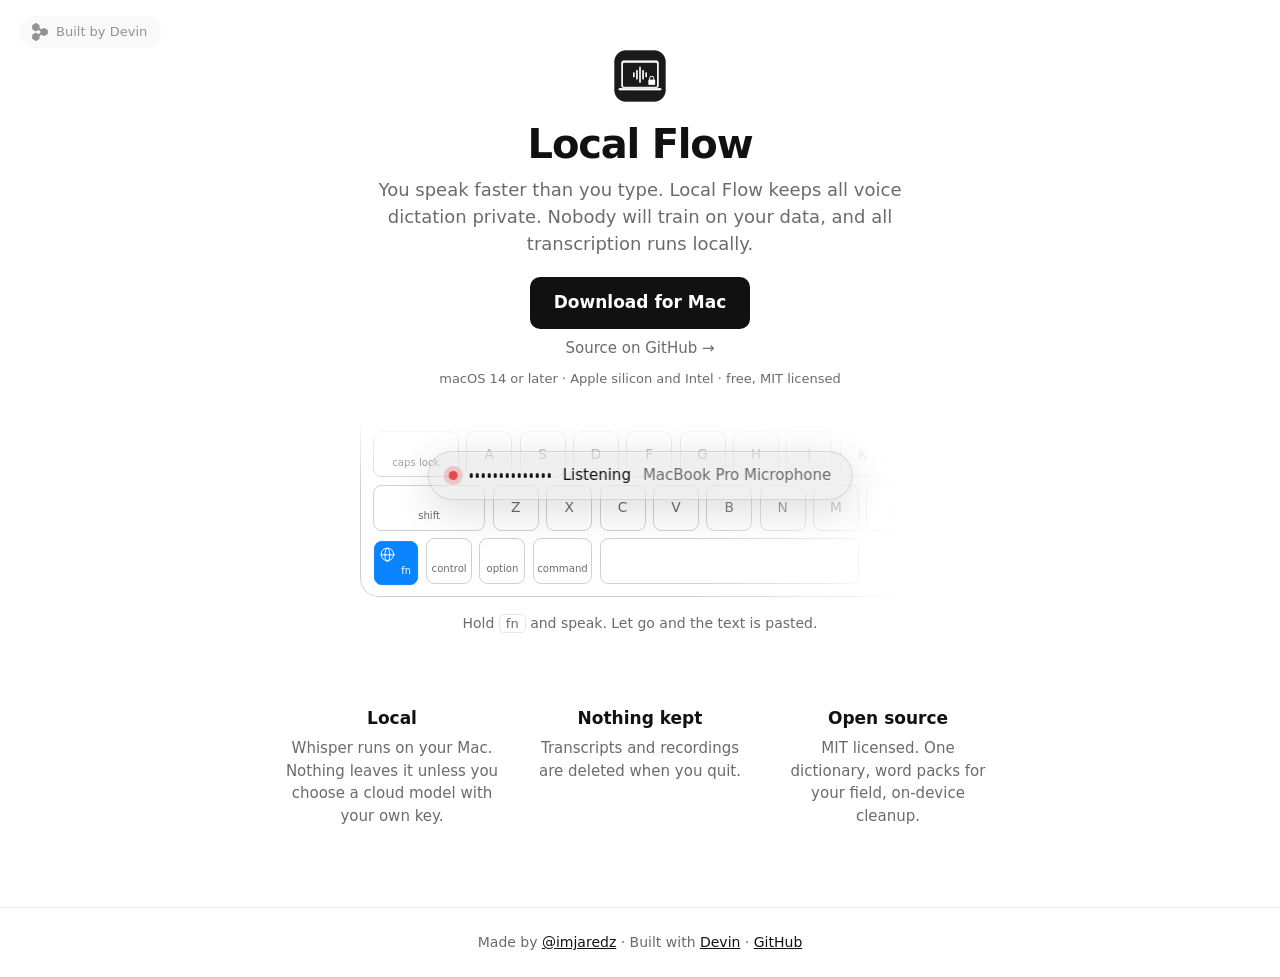
<file: site/index.html>
<!doctype html>
<html lang="en">
<head>
<meta charset="utf-8">
<meta name="viewport" content="width=device-width, initial-scale=1">
<title>Local Flow — private dictation for Mac</title>
<meta name="description" content="You speak faster than you type. Local Flow keeps all voice dictation private. Nobody will train on your data, and all transcription runs locally.">
<meta property="og:title" content="Local Flow">
<meta property="og:description" content="You speak faster than you type. Local Flow keeps all voice dictation private. Nobody will train on your data, and all transcription runs locally.">
<meta property="og:image" content="https://www.uselocalflow.app/share.png">
<meta property="og:image:width" content="1200">
<meta property="og:image:height" content="630">
<meta property="og:image:type" content="image/png">
<meta property="og:image:alt" content="Local Flow — private voice dictation for Mac">
<meta name="twitter:card" content="summary_large_image">
<meta name="twitter:title" content="Local Flow">
<meta name="twitter:description" content="You speak faster than you type. Local Flow keeps all voice dictation private. Nobody will train on your data, and all transcription runs locally.">
<meta name="twitter:image" content="https://www.uselocalflow.app/share.png">
<meta name="twitter:image:alt" content="Local Flow — private voice dictation for Mac">
<meta name="twitter:site" content="@imjaredz">
<meta name="twitter:creator" content="@imjaredz">
<meta property="og:type" content="website">
<meta property="og:site_name" content="Local Flow">
<meta property="og:url" content="https://www.uselocalflow.app/">
<link rel="canonical" href="https://www.uselocalflow.app/">
<link rel="icon" href="favicon.png">
<link rel="apple-touch-icon" href="apple-touch-icon.png">
<meta name="theme-color" content="#ffffff">
<link rel="stylesheet" href="style.css?v=7">
</head>
<body>
<a class="corner left" href="https://devin.ai" aria-label="Built by Devin" title="Built by Devin"><svg viewBox="0 0 1400 1600" width="16" height="18" aria-hidden="true"><path fill="currentColor" d="M6.0724,539.4025V210.1092c.0001-14.4719,7.7208-27.8445,20.2538-35.0804L311.4249,10.427c12.533-7.236,27.9744-7.236,40.5074,0l285.0989,164.6019c12.533,7.2359,20.2537,20.6085,20.2537,35.0804v168.1715c1.2505,55.8821,30.7856,109.7814,82.7306,139.7719,51.945,29.9905,113.3907,28.6189,162.4117,1.7606l145.6404-84.0855c12.533-7.2359,27.9744-7.2359,40.5074,0l285.0989,164.6019c12.533,7.2359,20.2537,20.6085,20.2537,35.0804v329.2037c0,14.4719-7.7206,27.8445-20.2536,35.0804l-285.0989,164.6019c-12.533,7.2359-27.9744,7.236-40.5074,0l-144.4618-83.4051c-49.2104-27.4815-111.2175-29.1254-163.5765,1.104-51.9443,29.9901-81.4793,83.8883-82.7305,139.7699v168.1257c0,14.4719-7.7207,27.8445-20.2537,35.0804l-285.0989,164.6019c-12.533,7.2359-27.9744,7.2359-40.5074,0L26.3399,1424.9711c-12.533-7.236-20.2537-20.6085-20.2537-35.0804v-329.2038c.0001-14.4719,7.7208-27.8445,20.2538-35.0804l285.0988-164.6019c12.533-7.236,27.9744-7.236,40.5074,0l145.9702,84.276c48.9621,26.6706,110.2347,27.967,162.0542-1.951,52.359-30.2296,81.9388-84.7522,82.7443-141.1106-1.2502-55.8826-30.7855-115.5579-82.7306-145.5484-51.945-29.9905-113.3905-28.6192-162.4113-1.7608l-146.31,84.9496c-12.5874,7.3084-28.1283,7.3017-40.7093-.0178L26.2098,574.4156c-12.4675-7.2533-20.1375-20.5892-20.1374-35.0131Z"/></svg><span>Built by Devin</span></a>
<a class="corner right" id="follow" href="https://x.com/imjaredz" aria-label="Follow @imjaredz on X" title="Follow @imjaredz"><svg viewBox="0 0 24 24" width="16" height="16" aria-hidden="true"><path fill="currentColor" d="M18.244 2.25h3.308l-7.227 8.26 8.502 11.24H16.17l-5.214-6.817L4.99 21.75H1.68l7.73-8.835L1.254 2.25H8.08l4.713 6.231zm-1.161 17.52h1.833L7.084 4.126H5.117z"/></svg><span>Follow me</span></a>
<main>
  <header class="hero">
    <img class="mark" src="icon.png" alt="" width="88" height="88">
    <h1>Local Flow</h1>
    <p class="lede">You speak faster than you type. Local Flow keeps all voice dictation private. Nobody will train on your data, and all transcription runs locally.</p>
    <div class="cta">
      <a class="button" href="https://github.com/jzone3/local-flow/releases/latest/download/Local-Flow.dmg">Download for Mac</a>
      <a class="source" href="https://github.com/jzone3/local-flow">Source on GitHub →</a>
    </div>
    <p class="fine">macOS 14 or later · Apple silicon and Intel · free, MIT licensed</p>
  </header>

  <section class="demo" aria-label="Hold fn to dictate">
    <div class="stage" id="stage">
      <div class="bar" aria-hidden="true">
        <span class="dot"></span>
        <span class="wave"><i></i><i></i><i></i><i></i><i></i><i></i><i></i><i></i><i></i><i></i><i></i><i></i><i></i><i></i></span>
        <span class="state"><span class="listening">Listening</span><span class="transcribing">Transcribing</span></span>
        <span class="mic">MacBook Pro Microphone</span>
      </div>
      <div class="kbd" aria-hidden="true">
        <div class="row">
          <span class="key w175 mod">caps lock</span>
          <span class="key">A</span><span class="key">S</span><span class="key">D</span><span class="key">F</span><span class="key">G</span><span class="key">H</span><span class="key">J</span><span class="key">K</span><span class="key">L</span>
        </div>
        <div class="row">
          <span class="key w225 mod">shift</span>
          <span class="key">Z</span><span class="key">X</span><span class="key">C</span><span class="key">V</span><span class="key">B</span><span class="key">N</span><span class="key">M</span><span class="key">,</span>
        </div>
        <div class="row">
          <span class="key fn mod"><i class="globe"></i>fn</span>
          <span class="key mod">control</span>
          <span class="key mod">option</span>
          <span class="key w125 mod">command</span>
          <span class="key space"></span>
        </div>
      </div>
    </div>
    <p class="caption">Hold <kbd>fn</kbd> and speak. Let go and the text is pasted.</p>
  </section>

  <section class="features">
    <div><h2>Local</h2><p>Whisper runs on your Mac. Nothing leaves it unless you choose a cloud model with your own key.</p></div>
    <div><h2>Nothing kept</h2><p>Transcripts and recordings are deleted when you quit.</p></div>
    <div><h2>Open source</h2><p>MIT licensed. One dictionary, word packs for your field, on-device cleanup.</p></div>
  </section>
</main>

<footer>
  <p>Made by <a href="https://x.com/imjaredz">@imjaredz</a> · Built with <a href="https://devin.ai">Devin</a> · <a href="https://github.com/jzone3/local-flow">GitHub</a></p>
</footer>

<script>
(function () {
  var follow = document.getElementById('follow');
  if (follow && window.matchMedia('(hover: hover)').matches) {
    var timer;
    document.addEventListener('mousemove', function () {
      follow.classList.add('show');
      clearTimeout(timer);
      timer = setTimeout(function () { follow.classList.remove('show'); }, 1000);
    });
  }
})();
(function () {
  var stage = document.getElementById('stage');
  if (!stage) return;
  if (window.matchMedia('(prefers-reduced-motion: reduce)').matches) {
    stage.className = 'stage pressed listening';
    return;
  }
  var steps = [
    ['stage pressed listening', 2400],
    ['stage transcribing', 1000],
    ['stage transcribing hiding', 1200]
  ];
  var i = 0;
  function next() {
    stage.className = steps[i][0];
    var wait = steps[i][1];
    i = (i + 1) % steps.length;
    setTimeout(next, wait);
  }
  next();
})();
</script>
</body>
</html>
</file>
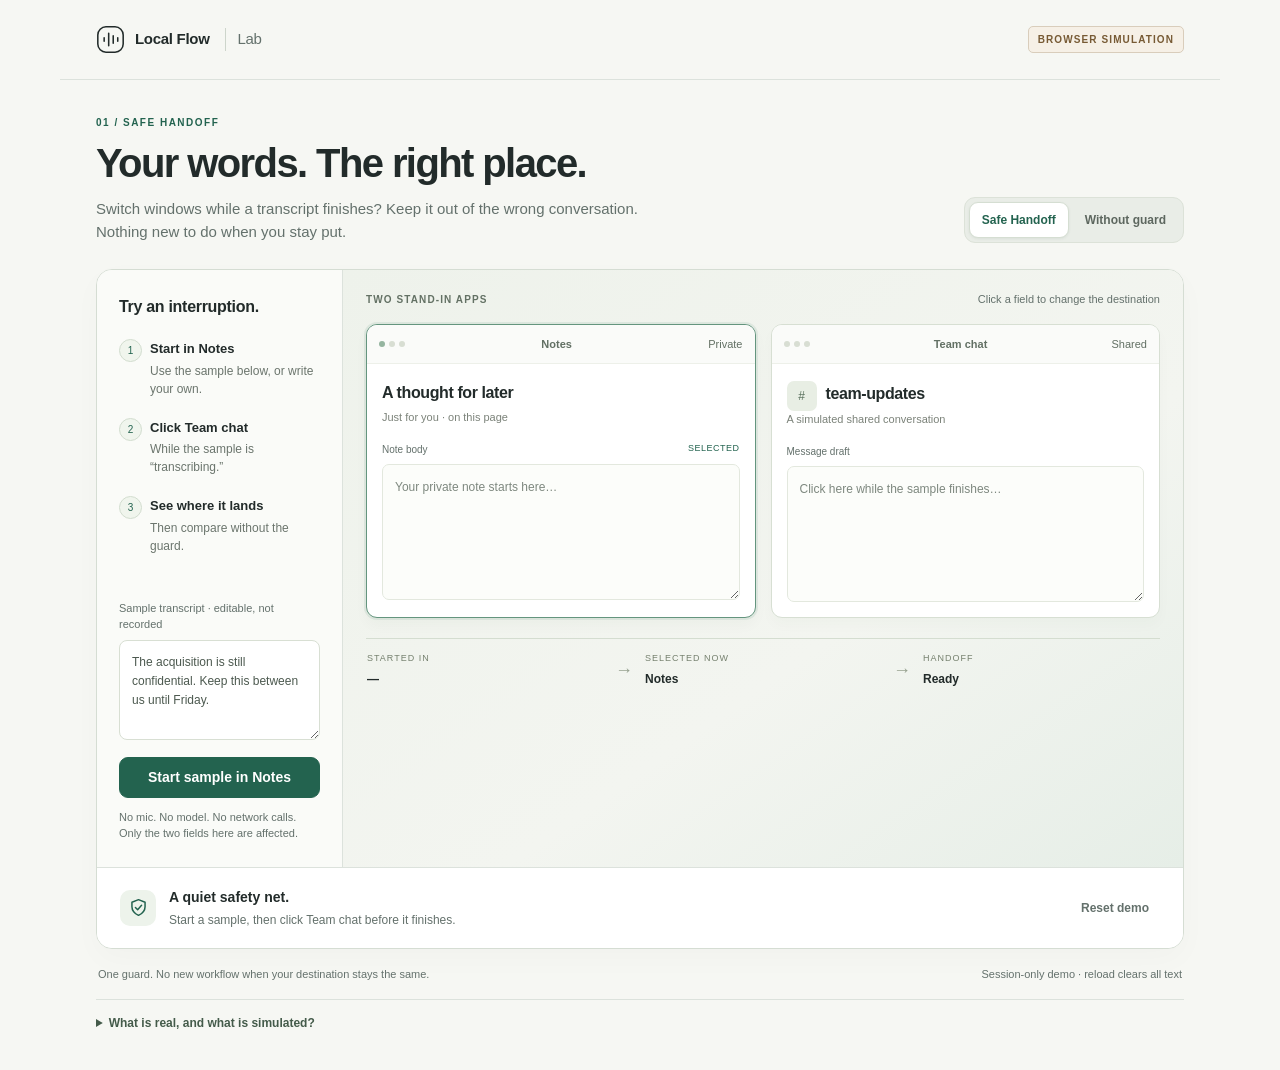
<file: prototypes/safe-handoff/index.html>
<!doctype html>
<html lang="en">
<head>
  <meta charset="utf-8">
  <meta name="viewport" content="width=device-width, initial-scale=1">
  <meta http-equiv="Content-Security-Policy" content="default-src 'none'; script-src 'unsafe-inline'; style-src 'unsafe-inline'; img-src data:; connect-src 'none'; base-uri 'none'; form-action 'none'">
  <title>Safe Handoff · Local Flow Lab</title>
  <style>
    :root { color-scheme: light; --ink:#222b2a; --muted:#64716c; --line:#dce2dc; --green:#23634f; --soft:#edf4ed; --amber:#86561c; }
    * { box-sizing:border-box; }
    body { margin:0; color:var(--ink); background:#f6f7f3; font:14px/1.5 -apple-system,BlinkMacSystemFont,"Segoe UI",sans-serif; -webkit-font-smoothing:antialiased; }
    button,input,textarea { font:inherit; }
    button { cursor:pointer; border:1px solid var(--line); color:var(--ink); background:#fff; padding:9px 14px; border-radius:9px; font-weight:550; transition:background .15s,border-color .15s; }
    button:hover:not(:disabled) { background:#f0f4ef; border-color:#99ab9f; }
    button:disabled { cursor:not-allowed; opacity:.45; }
    :focus-visible { outline:3px solid #679c86; outline-offset:3px; }
    .primary { background:var(--green); color:white; border-color:var(--green); }
    .primary:hover:not(:disabled) { background:#174b3b; }
    .quiet { border-color:transparent; background:transparent; color:var(--muted); }
    .small { font-size:12px; padding:6px 10px; }
    svg { display:block; fill:none; stroke:currentColor; stroke-width:1.7; stroke-linecap:round; stroke-linejoin:round; }
    .brand { display:flex; align-items:center; gap:10px; font-size:15px; font-weight:650; letter-spacing:-.3px; }
    .brand svg { width:29px; height:29px; }
    .brand span { color:var(--muted); font-weight:400; border-left:1px solid #cdd5cb; padding-left:12px; margin-left:5px; }
    header { max-width:1160px; margin:auto; padding:25px 36px; display:flex; justify-content:space-between; align-items:center; border-bottom:1px solid var(--line); gap:12px; }
    .badge { font-size:10px; letter-spacing:1.1px; font-weight:650; text-transform:uppercase; border:1px solid #d9cdbb; background:#f6f0e6; color:#775a34; padding:5px 9px; border-radius:5px; white-space:nowrap; }
    main { max-width:1160px; margin:auto; padding:35px 36px 24px; }
    .intro { display:flex; gap:25px; align-items:flex-end; justify-content:space-between; margin-bottom:26px; }
    .eyebrow { color:var(--green); font-size:10px; font-weight:700; letter-spacing:1.5px; text-transform:uppercase; margin:0 0 10px; }
    h1 { font-size:clamp(29px,3.4vw,40px); line-height:1.15; letter-spacing:-1.6px; font-weight:600; margin:0 0 12px; }
    .lede { color:var(--muted); font-size:15px; margin:0; max-width:570px; }
    .mode { flex-shrink:0; display:flex; padding:4px; gap:3px; background:#e9ede7; border:1px solid #dce2d8; border-radius:11px; }
    .mode button { background:transparent; border:1px solid transparent; font-size:12px; padding:8px 12px; color:#5d675f; }
    .mode button[aria-pressed="true"] { background:white; border-color:#d5ded2; box-shadow:0 1px 3px #23372812; color:var(--green); }
    .lab { display:grid; grid-template-columns:246px minmax(0,1fr); border:1px solid #d5ddd3; border-radius:16px; background:white; overflow:hidden; box-shadow:0 10px 30px #28352d06; }
    aside { background:#fafbf8; border-right:1px solid var(--line); padding:25px 22px; }
    aside h2 { font-size:16px; letter-spacing:-.3px; margin:0 0 20px; font-weight:600; }
    .steps { list-style:none; padding:0; margin:0 0 25px; counter-reset:steps; }
    .steps li { position:relative; padding:0 0 20px 31px; color:#6b756d; font-size:12px; }
    .steps li:before { counter-increment:steps; content:counter(steps); position:absolute; left:0; top:0; border:1px solid #d2ddcf; width:21px; height:21px; border-radius:50%; display:grid; place-items:center; color:var(--green); background:#f0f5ed; font-size:10px; }
    .steps strong { display:block; color:var(--ink); font-weight:550; font-size:13px; margin-bottom:3px; }
    .sample-label { font-size:11px; color:var(--muted); display:block; margin-bottom:7px; }
    #sample { width:100%; resize:vertical; min-height:100px; border:1px solid #d8dfd3; background:#fff; padding:12px; border-radius:8px; font-size:12px; line-height:1.6; color:#4c594f; }
    #start { width:100%; margin-top:11px; }
    .local-note { font-size:11px; color:var(--muted); margin:11px 0 0; }
    .workspace { min-width:0; padding:21px 23px 0; background:linear-gradient(145deg,#eef2eb,#f3f5f0 60%,#e6eee7); }
    .workspace-head { display:flex; justify-content:space-between; align-items:center; margin-bottom:16px; gap:8px; }
    .workspace-head p { margin:0; color:#637164; font-size:10px; letter-spacing:1.1px; text-transform:uppercase; font-weight:650; }
    .workspace-head span { color:var(--muted); font-size:11px; }
    .windows { display:grid; grid-template-columns:1fr 1fr; gap:15px; }
    .window { background:#fff; border:1px solid #d7dfd3; border-radius:11px; box-shadow:0 7px 14px #29412d06; overflow:hidden; min-width:0; transition:box-shadow .15s; }
    .window.active { border-color:#64957e; box-shadow:0 0 0 2px #64957e22,0 7px 14px #29412d08; }
    .window-bar { padding:11px 12px; display:flex; align-items:center; justify-content:space-between; background:#fafbf9; border-bottom:1px solid #edf0e9; font-size:11px; color:#627064; gap:6px; }
    .window-bar strong { font-weight:550; }
    .dots { display:flex; gap:4px; }
    .dots i { width:6px; height:6px; border-radius:50%; background:#d8ded3; }
    .window.active .dots i:first-child { background:#95b5a0; }
    .document { padding:17px 15px 15px; }
    .document h3 { margin:0 0 4px; font-size:16px; letter-spacing:-.4px; font-weight:600; }
    .document p { font-size:11px; color:#7b8279; margin:0 0 16px; }
    .field-label { display:flex; align-items:center; justify-content:space-between; font-size:10px; color:var(--muted); margin-bottom:7px; }
    .active-label { color:var(--green); font-size:9px; text-transform:uppercase; letter-spacing:.5px; }
    .target { display:block; width:100%; height:136px; border:1px solid #e3e8de; border-radius:7px; resize:vertical; padding:12px; line-height:1.7; background:#fcfdfa; color:#435345; font-size:12px; }
    .target:focus { outline:2px solid #83a993; outline-offset:1px; }
    .target::placeholder { color:#7e887f; }
    .chat-title { display:flex; gap:9px; align-items:center; }
    .avatar { border-radius:7px; background:#e8eee4; color:#59705c; width:30px; height:30px; display:grid; place-items:center; font-size:12px; }
    .route { margin:20px 0 0; padding:13px 1px; border-top:1px solid #d4ddd0; display:flex; gap:12px; align-items:center; }
    .route-cell { flex:1; min-width:0; }
    .route-cell span { font-size:9px; letter-spacing:1px; color:#75806e; display:block; margin-bottom:3px; text-transform:uppercase; }
    .route-cell strong { font-size:12px; font-weight:550; }
    .route-arrow { color:#96a18f; font-size:18px; }
    .result { grid-column:1/-1; border-top:1px solid var(--line); padding:19px 23px; background:#fff; }
    .status-row { display:flex; gap:13px; align-items:center; }
    .status-symbol { flex-shrink:0; width:36px; height:36px; border-radius:10px; display:grid; place-items:center; background:#edf3eb; color:var(--green); }
    .status-symbol svg { width:21px; height:21px; }
    .status-copy { flex:1; }
    .status-copy h2 { margin:0 0 3px; font-size:14px; font-weight:600; }
    .status-copy p { margin:0; color:var(--muted); font-size:12px; }
    .result[data-state="held"] { background:#fdfaf3; border-top-color:#e6d8bb; }
    .result[data-state="held"] .status-symbol { color:var(--amber); background:#f5ead4; }
    .result[data-state="held"] h2 { color:#704a1c; }
    .result[data-state="misplaced"] { background:#fff6f1; }
    .pending { margin:16px 0 0 49px; }
    .pending textarea { width:100%; resize:vertical; min-height:60px; padding:10px 12px; color:#4a4d41; background:#fffefa; border:1px solid #e4dac6; border-radius:7px; font-size:13px; }
    .actions { display:flex; gap:8px; align-items:center; flex-wrap:wrap; margin-top:10px; }
    #confirm-hint { margin:9px 0 0; font-size:11px; color:#806e52; }
    #clipboard-status { margin:7px 0 0; font-size:12px; }
    .busy-actions { display:flex; gap:8px; align-items:center; }
    .wave { display:flex; height:18px; align-items:center; gap:3px; }
    .wave i { width:3px; background:#42765e; height:10px; border-radius:4px; animation:pulse 1s ease-in-out infinite alternate; }
    .wave i:nth-child(2n) { height:17px; animation-delay:-.6s; }
    .wave i:nth-child(3n) { height:5px; animation-delay:-.3s; }
    @keyframes pulse { to { transform:scaleY(.45); } }
    .foot { display:flex; justify-content:space-between; gap:20px; padding:17px 2px; font-size:11px; color:var(--muted); }
    .foot p { margin:0; }
    details { border-top:1px solid var(--line); padding:14px 0; color:var(--muted); font-size:12px; }
    summary { cursor:pointer; color:#445b4a; font-weight:550; }
    .scope { display:grid; grid-template-columns:1fr 1fr; gap:30px; margin-top:13px; max-width:880px; }
    .scope p { margin:0; }
    .scope strong { display:block; color:var(--ink); margin-bottom:5px; }
    [hidden] { display:none !important; }
    @media(max-width:900px) { .intro { align-items:flex-start; flex-direction:column; gap:18px; } .lab { grid-template-columns:210px minmax(0,1fr); } aside { padding:21px 16px; } .workspace { padding:21px 16px 0; } .windows { gap:10px; } .document { padding:14px 10px; } }
    @media(max-width:640px) { header { padding:20px; } main { padding:25px 20px; } .brand span { display:none; } .lab { display:block; } aside { border-right:none; border-bottom:1px solid var(--line); } .steps { display:flex; gap:10px; margin-bottom:10px; } .steps li { flex:1; padding-left:0; padding-top:28px; } #sample { min-height:65px; } .windows { grid-template-columns:1fr; } .target { height:100px; } .workspace-head { flex-wrap:wrap; } .status-row { flex-wrap:wrap; } .busy-actions { margin-left:49px; } .pending { margin-left:0; } .scope { grid-template-columns:1fr; gap:15px; } .foot { flex-direction:column; gap:5px; } }
    @media(prefers-reduced-motion:reduce) { *,*::before,*::after { animation:none !important; transition:none !important; } }
  </style>
</head>
<body>
  <header>
    <div class="brand"><svg viewBox="0 0 32 32" aria-hidden="true"><rect x="2" y="2" width="28" height="28" rx="9"/><path d="M9 14v4m5-9v14m5-11v8m5-6v4"/></svg>Local Flow <span>Lab</span></div>
    <span class="badge">Browser simulation</span>
  </header>
  <main>
    <section class="intro" aria-labelledby="title">
      <div><p class="eyebrow">01 / Safe Handoff</p><h1>Your words. The right place.</h1><p class="lede">Switch windows while a transcript finishes? Keep it out of the wrong conversation. Nothing new to do when you stay put.</p></div>
      <div class="mode" role="group" aria-label="Handoff behavior">
        <button id="safe" aria-pressed="true">Safe Handoff</button><button id="baseline" aria-pressed="false">Without guard</button>
      </div>
    </section>
    <div class="lab">
      <aside>
        <h2>Try an interruption.</h2>
        <ol class="steps"><li><strong>Start in Notes</strong>Use the sample below, or write your own.</li><li><strong>Click Team chat</strong>While the sample is “transcribing.”</li><li><strong>See where it lands</strong>Then compare without the guard.</li></ol>
        <label for="sample" class="sample-label">Sample transcript · editable, not recorded</label>
        <textarea id="sample" maxlength="2000" spellcheck="false">The acquisition is still confidential. Keep this between us until Friday.</textarea>
        <button class="primary" id="start">Start sample in Notes</button>
        <p class="local-note">No mic. No model. No network calls.<br>Only the two fields here are affected.</p>
      </aside>
      <section class="workspace" aria-label="Simulated workspace">
        <div class="workspace-head"><p>Two stand-in apps</p><span>Click a field to change the destination</span></div>
        <div class="windows">
          <section class="window active" id="notes-window" aria-labelledby="notes-title">
            <div class="window-bar"><span class="dots" aria-hidden="true"><i></i><i></i><i></i></span><strong>Notes</strong><span>Private</span></div>
            <div class="document"><h3 id="notes-title">A thought for later</h3><p>Just for you · on this page</p><label class="field-label" for="notes">Note body <span class="active-label" id="notes-active">Selected</span></label><textarea class="target" id="notes" spellcheck="false" placeholder="Your private note starts here…"></textarea></div>
          </section>
          <section class="window" id="chat-window" aria-labelledby="chat-title">
            <div class="window-bar"><span class="dots" aria-hidden="true"><i></i><i></i><i></i></span><strong>Team chat</strong><span>Shared</span></div>
            <div class="document"><div class="chat-title"><div class="avatar" aria-hidden="true">#</div><h3 id="chat-title">team-updates</h3></div><p>A simulated shared conversation</p><label class="field-label" for="chat">Message draft <span class="active-label" id="chat-active" hidden>Selected</span></label><textarea class="target" id="chat" spellcheck="false" placeholder="Click here while the sample finishes…"></textarea></div>
          </section>
        </div>
        <div class="route" aria-label="Destination comparison"><div class="route-cell"><span>Started in</span><strong id="origin">—</strong></div><span class="route-arrow" aria-hidden="true">→</span><div class="route-cell"><span>Selected now</span><strong id="current">Notes</strong></div><span class="route-arrow" aria-hidden="true">→</span><div class="route-cell"><span>Handoff</span><strong id="decision">Ready</strong></div></div>
      </section>
      <section class="result" id="result" data-state="ready" aria-label="Handoff result">
        <div class="status-row">
          <div class="status-symbol" aria-hidden="true"><svg id="shield" viewBox="0 0 24 24"><path d="M12 3 4.5 6v5c0 4.5 3.4 7.9 7.5 10 4.1-2.1 7.5-5.5 7.5-10V6L12 3Z"/><path d="m8.5 12 2.5 2.5 4.5-5"/></svg><div class="wave" id="wave" hidden><i></i><i></i><i></i><i></i><i></i></div></div>
          <div class="status-copy" role="status" aria-live="polite" aria-atomic="true"><h2 id="status-title">A quiet safety net.</h2><p id="status-text">Start a sample, then click Team chat before it finishes.</p></div>
          <div id="busy" class="busy-actions" hidden><button id="finish" class="small">Finish now</button><button id="cancel" class="small quiet">Cancel</button></div>
          <button id="reset" class="quiet small">Reset demo</button>
        </div>
        <div class="pending" id="pending" hidden>
          <label for="held-text" class="sample-label">Held on this page · not inserted anywhere</label><textarea id="held-text" readonly></textarea>
          <div class="actions"><button id="confirm" class="primary" disabled>Insert into Notes</button><button id="copy">Copy transcript</button><button id="discard" class="quiet">Discard</button></div>
          <p id="confirm-hint">Click Notes to choose the insertion point, then confirm. Returning alone won’t paste.</p><p id="clipboard-status" role="status" aria-live="polite"></p>
        </div>
      </section>
    </div>
    <div class="foot"><p>One guard. No new workflow when your destination stays the same.</p><p>Session-only demo · reload clears all text</p></div>
    <details><summary>What is real, and what is simulated?</summary><div class="scope"><p><strong>Real in this prototype</strong>Editable fields, destination and caret checks, holding a result, explicit insertion, discard, cancellation, and clipboard copy on request. No storage, analytics, microphone, or external requests. Copying intentionally moves text to your system clipboard; reload cannot clear that copy.</p><p><strong>Simulated, not native verification</strong>Both apps, transcription, and the five-second delay. “Without guard” models the current insertion policy from source, not a recorded macOS reproduction. The prototype cannot inspect or paste into other apps; a native version would still need Accessibility identity and paste-race testing.</p></div></details>
  </main>
  <script id="handoff-model">
    const Handoff = (() => {
      const usable = target => Boolean(target && target.known && target.editable);
      const same = (a, b) => usable(a) && usable(b) && a.id === b.id && a.value === b.value && a.start === b.start && a.end === b.end;
      function begin(token, text, origin, mode = 'safe') {
        return { token, text, origin: { ...origin }, mode, status: 'transcribing', interrupted: false, destination: null };
      }
      function observe(session, target) {
        if (!session || session.status !== 'transcribing' || same(session.origin, target)) return session;
        return { ...session, interrupted: true };
      }
      function finish(session, token, target) {
        if (!session || session.token !== token || session.status !== 'transcribing') return session;
        const allowed = usable(target) && (session.mode === 'baseline' || (!session.interrupted && same(session.origin, target)));
        return { ...session, status: allowed ? 'inserted' : 'held', destination: allowed ? { ...target } : null };
      }
      function confirm(session, target) {
        if (!session || session.status !== 'held' || !usable(target) || target.id !== session.origin.id) return session;
        return { ...session, status: 'inserted', destination: { ...target } };
      }
      function discard(session, status = 'discarded') {
        return session ? { ...session, text: '', status, destination: null } : session;
      }
      function insert(target, text) {
        return target.value.slice(0, target.start) + text + target.value.slice(target.end);
      }
      return { begin, observe, finish, confirm, discard, insert, usable };
    })();
  </script>
  <script>
    const $ = id => document.getElementById(id);
    const names = { notes: 'Notes', chat: 'Team chat' };
    let mode = 'safe', session = null, selected = 'notes', sequence = 0, timer, pageActive = true;
    let ranges = { notes: [0, 0], chat: [0, 0] };
    function target() {
      const field = $(selected), [start, end] = ranges[selected];
      return { id: selected, value: field.value, start, end, known: pageActive && !document.hidden, editable: !field.disabled && !field.readOnly };
    }
    function observe() { session = Handoff.observe(session, target()); render(); }
    for (const id of ['notes', 'chat']) {
      const field = $(id);
      for (const event of ['focus', 'input', 'select', 'keyup', 'click']) field.addEventListener(event, () => {
        selected = id; ranges[id] = [field.selectionStart, field.selectionEnd]; observe();
      });
    }
    window.addEventListener('blur', () => { pageActive = false; observe(); });
    window.addEventListener('focus', () => { pageActive = true; observe(); });
    document.addEventListener('visibilitychange', observe);
    function applyInsertion(previous) {
      if (session === previous || session.status !== 'inserted') return;
      const destination = session.destination, field = $(destination.id);
      field.value = Handoff.insert(destination, session.text);
      const caret = destination.start + session.text.length;
      ranges[destination.id] = [caret, caret];
      field.setSelectionRange(caret, caret);
    }
    function finish(token) {
      const previous = session;
      session = Handoff.finish(session, token, target());
      applyInsertion(previous); render();
    }
    function clearTimer() { window.clearTimeout(timer); timer = undefined; }
    $('start').addEventListener('click', () => {
      if (!['held', 'transcribing'].includes(session?.status) && $('sample').value.trim()) {
        clearTimer(); selected = 'notes'; $('notes').focus();
        ranges.notes = [$('notes').selectionStart, $('notes').selectionEnd];
        session = Handoff.begin(++sequence, $('sample').value, target(), mode);
        $('clipboard-status').textContent = '';
        const token = session.token;
        timer = window.setTimeout(() => finish(token), 5000); render();
      }
    });
    $('finish').addEventListener('click', () => { clearTimer(); finish(session?.token); });
    $('cancel').addEventListener('click', () => { clearTimer(); session = Handoff.discard(session, 'cancelled'); render(); $('start').focus(); });
    $('discard').addEventListener('click', () => { session = Handoff.discard(session); render(); $('start').focus(); });
    $('confirm').addEventListener('click', () => { const previous = session; session = Handoff.confirm(session, target()); applyInsertion(previous); render(); if (session.status === 'inserted') $('notes').focus(); });
    $('copy').addEventListener('click', async () => {
      if (session?.status !== 'held') return;
      const token = session.token;
      try {
        await navigator.clipboard.writeText(session.text);
        if (session?.token === token && session.status === 'held') $('clipboard-status').textContent = 'Copied to your system clipboard. The held result is still here.';
      } catch {
        if (session?.token === token && session.status === 'held') { $('held-text').focus(); $('held-text').select(); $('clipboard-status').textContent = 'Clipboard unavailable here. The transcript is selected; use your copy shortcut.'; }
      }
    });
    function reset() {
      clearTimer(); ++sequence; session = null; selected = 'notes';
      $('notes').value = ''; $('chat').value = ''; ranges = { notes: [0, 0], chat: [0, 0] };
      $('clipboard-status').textContent = ''; render();
    }
    $('reset').addEventListener('click', reset);
    for (const value of ['safe', 'baseline']) $(value).addEventListener('click', () => { mode = value; reset(); });
    $('sample').addEventListener('input', render);
    document.addEventListener('keydown', event => {
      if (event.key === 'Escape' && session?.status === 'transcribing') { event.preventDefault(); $('cancel').click(); }
    });
    function render() {
      const status = session?.status || 'ready';
      const busy = status === 'transcribing', held = status === 'held';
      const misplaced = status === 'inserted' && session.destination.id !== session.origin.id;
      $('safe').setAttribute('aria-pressed', String(mode === 'safe'));
      $('baseline').setAttribute('aria-pressed', String(mode === 'baseline'));
      $('safe').disabled = busy || held; $('baseline').disabled = busy || held;
      $('start').disabled = busy || held || !$('sample').value.trim();
      $('sample').disabled = busy || held;
      $('busy').hidden = !busy; $('pending').hidden = !held;
      $('wave').hidden = !busy; $('shield').hidden = busy;
      $('held-text').value = held ? session.text : '';
      $('result').dataset.state = misplaced ? 'misplaced' : status;
      $('confirm').disabled = !held || selected !== session.origin.id || !Handoff.usable(target());
      for (const id of ['notes', 'chat']) { $(id + '-window').classList.toggle('active', id === selected); $(id + '-active').hidden = id !== selected; }
      $('origin').textContent = session ? names[session.origin.id] : '—';
      $('current').textContent = pageActive && !document.hidden ? names[selected] : 'Not verified';
      const copy = {
        ready: ['A quiet safety net.', 'Start a sample, then click Team chat before it finishes.', 'Ready'],
        transcribing: ['Transcribing the sample…', 'Simulated five-second delay. Click Team chat now, or stay in Notes.', 'Checking destination'],
        held: ['Destination changed. Words held.', 'Nothing was inserted. Your sample is waiting for an explicit handoff.', 'Held · nothing pasted'],
        inserted: misplaced ? ['That landed in Team chat.', 'Without the guard, the sample follows the current field. Reset and try Safe Handoff.', 'Wrong destination'] : ['Inserted into Notes.', 'Your words landed at the chosen insertion point. Team chat was left alone.', 'Delivered to Notes'],
        cancelled: ['Cancelled. Nothing inserted.', 'The pending sample was cleared. You can start again.', 'Cancelled'],
        discarded: ['Discarded. Nothing inserted.', 'The held result was cleared. Any explicit clipboard copy is yours to clear.', 'Discarded']
      }[status];
      $('status-title').textContent = copy[0]; $('status-text').textContent = copy[1]; $('decision').textContent = copy[2];
    }
    render();
  </script>
</body>
</html>
</file>
<file: site/style.css>
:root {
  color-scheme: light dark;
  --fg: #111; --bg: #fff; --muted: #6b6b6b; --line: #e6e6e6;
  --key-line: #cfcfcf; --pill: #f1f1f1; --pill-hover: #e6e6e6;
  --k: clamp(30px, 8vw, 46px);
}
@media (prefers-color-scheme: dark) {
  :root { --fg: #f2f2f2; --bg: #0b0b0b; --muted: #9a9a9a; --line: #222; --key-line: #333; --pill: #1a1a1a; --pill-hover: #262626; }
}
* { box-sizing: border-box; }
html, body { margin: 0; }
body {
  font: 17px/1.5 -apple-system, BlinkMacSystemFont, "SF Pro Text", system-ui, "Segoe UI", Helvetica, Arial, sans-serif;
  color: var(--fg); background: var(--bg); -webkit-font-smoothing: antialiased;
  overflow-x: hidden;
}
a { color: var(--fg); }
main { max-width: 760px; margin: 0 auto; padding: 44px 24px 0; }

.corner { position: fixed; top: 16px; z-index: 10; display: inline-flex; align-items: center; gap: 8px; height: 32px; padding: 0 14px 0 12px; border-radius: 999px; font-size: 13px; font-weight: 500; text-decoration: none; white-space: nowrap; background: var(--pill); color: var(--fg); opacity: 0.45; transition: opacity 0.35s ease, background 0.2s ease; }
.corner:hover, .corner:focus-visible { opacity: 1; background: var(--pill-hover); }
.corner.left { left: 20px; }
.corner svg { flex: none; }
.corner.right { right: 20px; opacity: 0; }
.corner.right.show { opacity: 0.45; }
.corner.right:hover, .corner.right:focus-visible { opacity: 1; }
@media (hover: none) { .corner.right { opacity: 0.45; } }

.hero { text-align: center; }
.mark { width: 64px; height: 64px; margin: 0 auto 14px; display: block; border-radius: 15px; }
h1 { font-size: 40px; line-height: 1.1; letter-spacing: -0.03em; margin: 0 0 10px; font-weight: 700; }
.lede { font-size: 18px; color: var(--muted); max-width: 560px; margin: 0 auto 20px; }
.cta { display: flex; flex-direction: column; align-items: center; gap: 8px; margin: 0 0 10px; }
.button { display: inline-block; background: var(--fg); color: var(--bg); text-decoration: none; padding: 13px 24px; border-radius: 10px; font-weight: 600; font-size: 17px; }
.source { font-size: 15px; color: var(--muted); text-decoration: none; }
.source:hover { color: var(--fg); text-decoration: underline; }
.fine { color: var(--muted); font-size: 13px; margin: 0; }

.demo { margin: 28px 0 0; text-align: center; }
.stage { position: relative; max-width: 560px; margin: 0 auto; }
.caption { color: var(--muted); font-size: 14px; margin: 16px 0 0; }
kbd { font: inherit; font-size: 13px; padding: 1px 6px; border: 1px solid var(--line); border-radius: 5px; }

/* keyboard: bottom-left corner of a Mac keyboard */
.kbd {
  --gap: calc(var(--k) * 0.16);
  border: 1px solid var(--key-line); border-right: 0; border-top: 0;
  border-radius: 0 0 0 calc(var(--k) * 0.4);
  padding: calc(var(--gap) * 2) 0 calc(var(--gap) * 1.6) calc(var(--gap) * 1.6);
  display: flex; flex-direction: column; gap: var(--gap);
  overflow: hidden; text-align: left;
  -webkit-mask-image: linear-gradient(to right, #000 60%, transparent 98%), linear-gradient(to bottom, transparent, #000 40%);
  -webkit-mask-composite: source-in;
  mask-image: linear-gradient(to right, #000 60%, transparent 98%), linear-gradient(to bottom, transparent, #000 40%);
  mask-composite: intersect;
}
.row { display: flex; gap: var(--gap); }
.key {
  flex: 0 0 auto; width: var(--k); height: var(--k);
  background: transparent; border-radius: calc(var(--k) * 0.18);
  border: 1px solid var(--key-line);
  display: flex; align-items: center; justify-content: center;
  font-size: calc(var(--k) * 0.3); font-weight: 500; color: var(--muted);
  transition: transform .12s ease, background .12s ease, color .12s ease;
}
.key.mod { font-size: calc(var(--k) * 0.22); align-items: flex-end; padding-bottom: calc(var(--k) * 0.14); color: var(--muted); }
.key.w125 { width: calc(var(--k) * 1.25 + var(--gap) * 0.25); }
.key.w175 { width: calc(var(--k) * 1.75 + var(--gap) * 0.75); }
.key.w225 { width: calc(var(--k) * 2.25 + var(--gap) * 1.25); }
.key.space { width: calc(var(--k) * 5 + var(--gap) * 4); }
.key.fn { position: relative; justify-content: flex-end; padding-right: calc(var(--k) * 0.14); background: var(--fg); border-color: var(--fg); color: var(--bg); box-shadow: 0 2px 6px rgba(0,0,0,.18); }
.key.fn .globe, .key.fn .globe::before, .key.fn .globe::after { border-color: var(--bg); }
.globe {
  position: absolute; top: calc(var(--k) * 0.14); left: calc(var(--k) * 0.14);
  width: calc(var(--k) * 0.3); height: calc(var(--k) * 0.3);
  border: 1.5px solid var(--muted); border-radius: 50%;
}
.globe::before, .globe::after { content: ""; position: absolute; border: 1.5px solid var(--muted); }
.globe::before { inset: -1.5px 25%; border-radius: 50%; }
.globe::after { left: -1.5px; right: -1.5px; top: 50%; height: 0; border-width: 1.5px 0 0; }
.pressed .key.fn { transform: translateY(2px) scale(.96); background: var(--accent, #0a84ff); border-color: var(--accent, #0a84ff); color: #fff; box-shadow: none; }
.pressed .key.fn .globe, .pressed .key.fn .globe::before, .pressed .key.fn .globe::after { border-color: #fff; }

/* the listening bar */
.bar {
  position: absolute; left: 50%; top: calc(var(--k) * 0.75); z-index: 2; transform: translate(-50%, 8px);
  display: inline-flex; align-items: center; gap: 12px; white-space: nowrap;
  padding: 12px 20px; border-radius: 999px;
  background: color-mix(in srgb, var(--fg) 6%, transparent);
  border: 1px solid color-mix(in srgb, var(--fg) 12%, transparent);
  box-shadow: 0 10px 40px rgba(0,0,0,.14), inset 0 1px 0 rgba(255,255,255,.25);
  -webkit-backdrop-filter: blur(20px); backdrop-filter: blur(20px);
  font-size: 15px; font-weight: 500;
  opacity: 0; transition: opacity .25s ease, transform .25s ease;
}
.listening .bar, .transcribing .bar { opacity: 1; transform: translate(-50%, 0); }
.hiding .bar { opacity: 0; transform: translate(-50%, 8px); }
.dot { width: 9px; height: 9px; border-radius: 50%; background: #e5484d; box-shadow: 0 0 0 5px rgba(229,72,77,.25); flex: none; transition: background .2s, box-shadow .2s; }
.transcribing .dot { background: var(--muted); box-shadow: 0 0 0 5px color-mix(in srgb, var(--muted) 25%, transparent); }
.wave { display: inline-flex; align-items: center; gap: 3px; height: 22px; }
.wave i { display: block; width: 3px; border-radius: 2px; background: var(--fg); height: 5px; animation: wave 1.1s ease-in-out infinite paused; }
.listening .wave i { animation-play-state: running; }
.wave i:nth-child(2n) { animation-delay: -.15s; } .wave i:nth-child(3n) { animation-delay: -.3s; } .wave i:nth-child(5n) { animation-delay: -.45s; } .wave i:nth-child(7n) { animation-delay: -.6s; }
@keyframes wave { 0%, 100% { height: 5px; } 50% { height: 20px; } }
.transcribing .wave { display: none; }
.state .transcribing { display: none; }
.transcribing .state .listening { display: none; }
.transcribing .state .transcribing { display: inline; }
.mic { color: var(--muted); font-weight: 400; }
.transcribing .mic { display: none; }

.features { display: grid; grid-template-columns: repeat(3, 1fr); gap: 28px 32px; margin: 72px 0 80px; text-align: center; }
.features h2 { font-size: 17px; margin: 0 0 6px; }
.features p { margin: 0; color: var(--muted); font-size: 15px; }

footer { border-top: 1px solid var(--line); padding: 24px; color: var(--muted); font-size: 14px; text-align: center; }
footer p { margin: 0; }

@media (max-width: 640px) {
  main { padding: 64px 20px 0; }
  .mark { width: 72px; height: 72px; border-radius: 16px; }
  h1 { font-size: 36px; }
  .lede { font-size: 18px; }
  .cta { align-items: stretch; }
  .button { text-align: center; padding: 15px 20px; }
  .source { text-align: center; }
  .demo { margin-top: 24px; }
  .bar { font-size: 14px; padding: 11px 16px; gap: 10px; }
  .mic { display: none; }
  .features { grid-template-columns: 1fr; gap: 24px; margin: 56px 0 56px; }
}

@media (prefers-reduced-motion: reduce) {
  .key, .bar, .dot, .corner { transition: none; }
  .wave i { animation: none; }
  .wave i:nth-child(odd) { height: 12px; } .wave i:nth-child(3n) { height: 18px; } .wave i:nth-child(4n) { height: 8px; }
}
</file>
